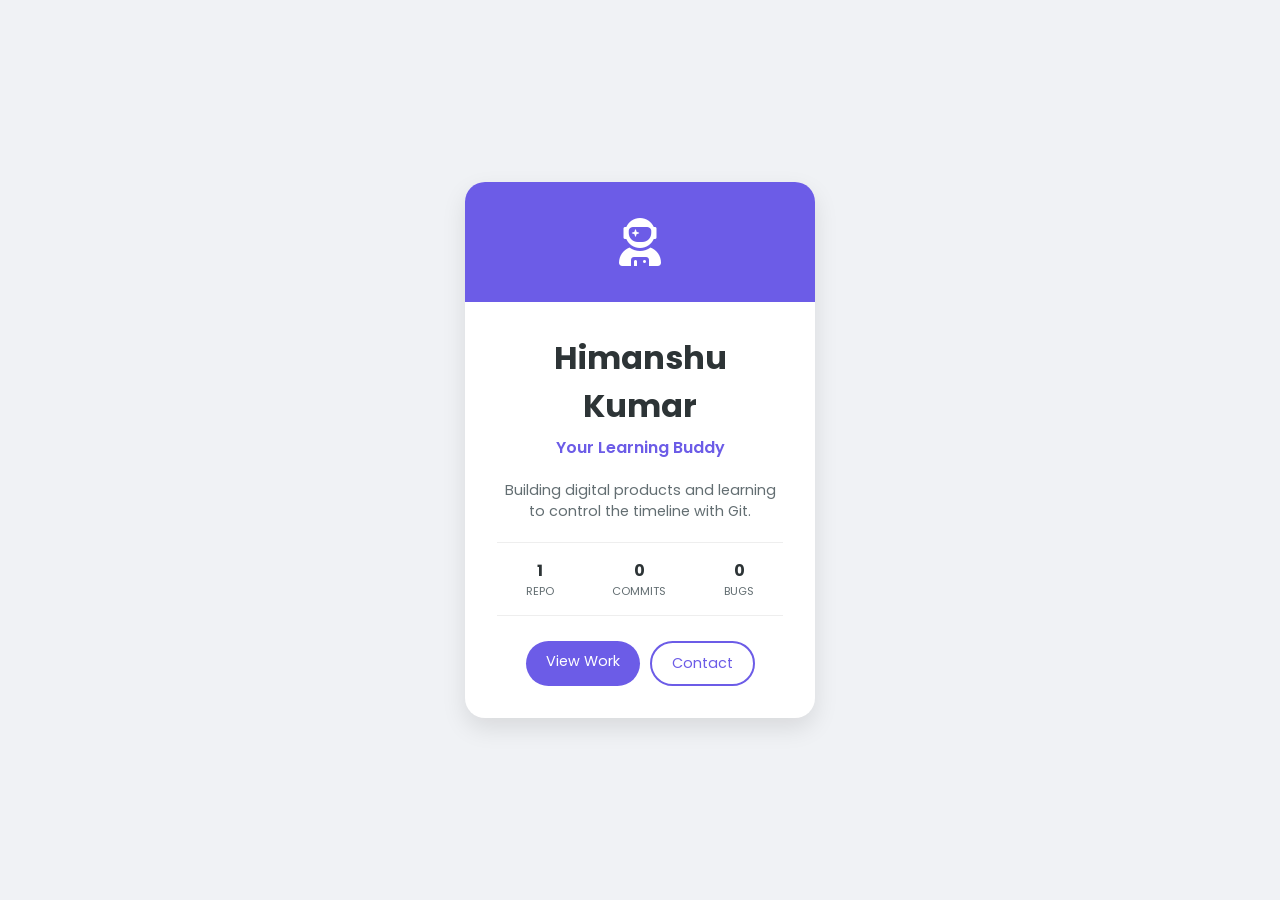
<file: index.html>
<!DOCTYPE html>
<html lang="en">

<head>
    <meta charset="UTF-8">
    <meta name="viewport" content="width=device-width, initial-scale=1.0">
    <title>Developer Identity</title>
    <link rel="stylesheet" href="style.css">
    <link href="https://fonts.googleapis.com/css2?family=Poppins:wght@300;600&display=swap" rel="stylesheet">
    <link rel="stylesheet" href="https://cdnjs.cloudflare.com/ajax/libs/font-awesome/6.0.0/css/all.min.css">
</head>

<body>
    <div class="container">
        <div class="card">
            <div class="profile-img">
                <i class="fa-solid fa-user-astronaut"></i>
            </div>

            <div class="content">
                <h1 class="name">Himanshu Kumar</h1>
                <p class="title">Your Learning Buddy</p>

                <p class="bio">
                    Building digital products and learning to control the timeline with Git.
                </p>

                <div class="stats-row">
                    <div class="stat">
                        <span class="number">1</span>
                        <span class="label">Repo</span>
                    </div>
                    <div class="stat">
                        <span class="number">0</span>
                        <span class="label">Commits</span>
                    </div>
                    <div class="stat">
                        <span class="number">0</span>
                        <span class="label">Bugs</span>
                    </div>
                </div>

                <div class="social-links">
                    <a href="#" class="btn primary">View Work</a>
                    <a href="#" class="btn secondary">Contact</a>
                </div>
            </div>
        </div>
    </div>
</body>

</html>
</file>
<file: style.css>
:root {
    --bg-color: #f0f2f5;
    --card-bg: #ffffff;
    --primary: #6c5ce7;
    /* Purple */
    --text-main: #2d3436;
    --text-sec: #636e72;
}

body {
    background-color: var(--bg-color);
    font-family: 'Poppins', sans-serif;
    display: flex;
    justify-content: center;
    align-items: center;
    height: 100vh;
    margin: 0;
}

.card {
    background: var(--card-bg);
    width: 350px;
    border-radius: 20px;
    box-shadow: 0 10px 25px rgba(0, 0, 0, 0.1);
    overflow: hidden;
    text-align: center;
    transition: all 0.3s ease;
}

.profile-img {
    background: var(--primary);
    height: 120px;
    display: flex;
    justify-content: center;
    align-items: center;
    color: white;
    font-size: 3rem;
}

.content {
    padding: 2rem;
}

.name {
    margin: 0;
    color: var(--text-main);
}

.title {
    color: var(--primary);
    font-weight: 600;
    margin-top: 5px;
}

.bio {
    color: var(--text-sec);
    font-size: 0.9rem;
    margin: 20px 0;
}

.stats-row {
    display: flex;
    justify-content: space-around;
    margin-bottom: 25px;
    border-top: 1px solid #eee;
    border-bottom: 1px solid #eee;
    padding: 15px 0;
}

.stat {
    display: flex;
    flex-direction: column;
}

.number {
    font-weight: bold;
    color: var(--text-main);
}

.label {
    font-size: 0.7rem;
    color: var(--text-sec);
    text-transform: uppercase;
}

.social-links {
    display: flex;
    gap: 10px;
    justify-content: center;
}

.btn {
    text-decoration: none;
    padding: 10px 20px;
    border-radius: 30px;
    font-size: 0.9rem;
    transition: transform 0.2s;
}

.btn:hover {
    transform: translateY(-2px);
}

.primary {
    background: var(--primary);
    color: white;
}

.secondary {
    border: 2px solid var(--primary);
    color: var(--primary);
}
</file>
